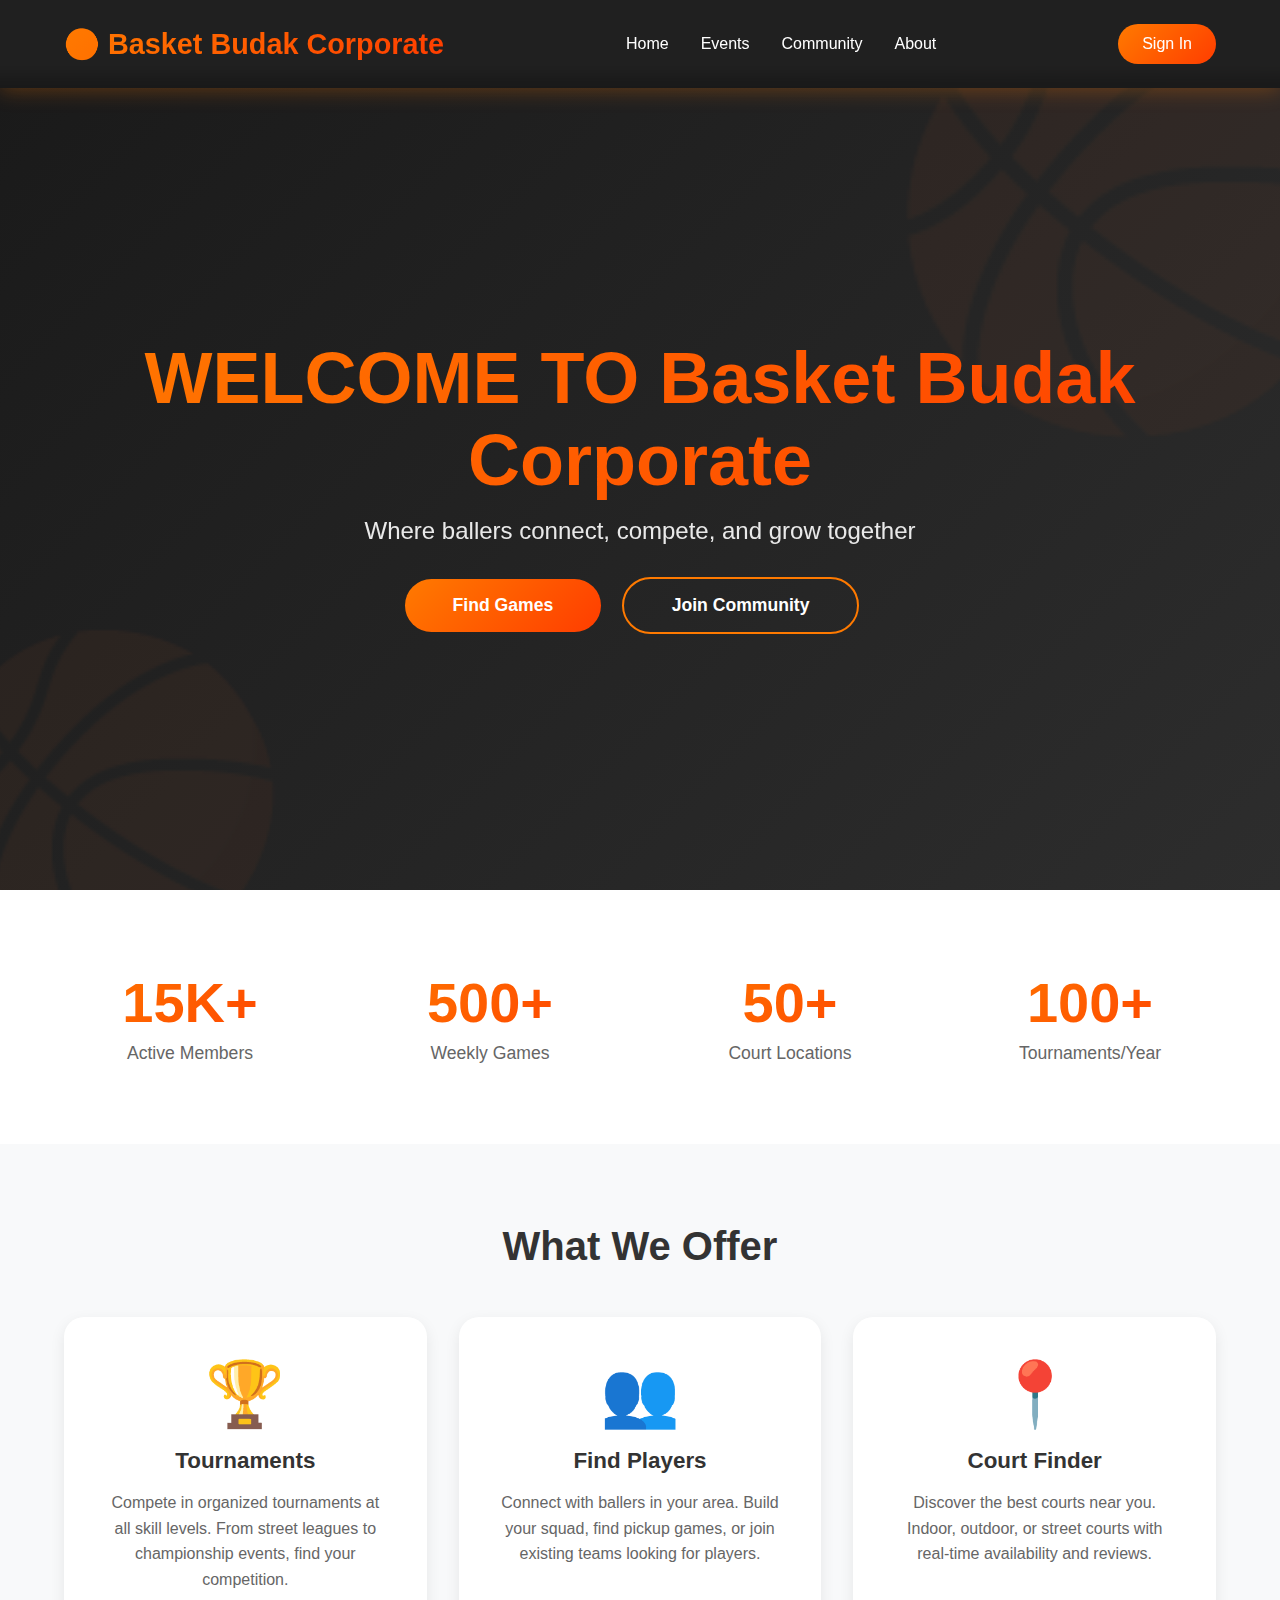
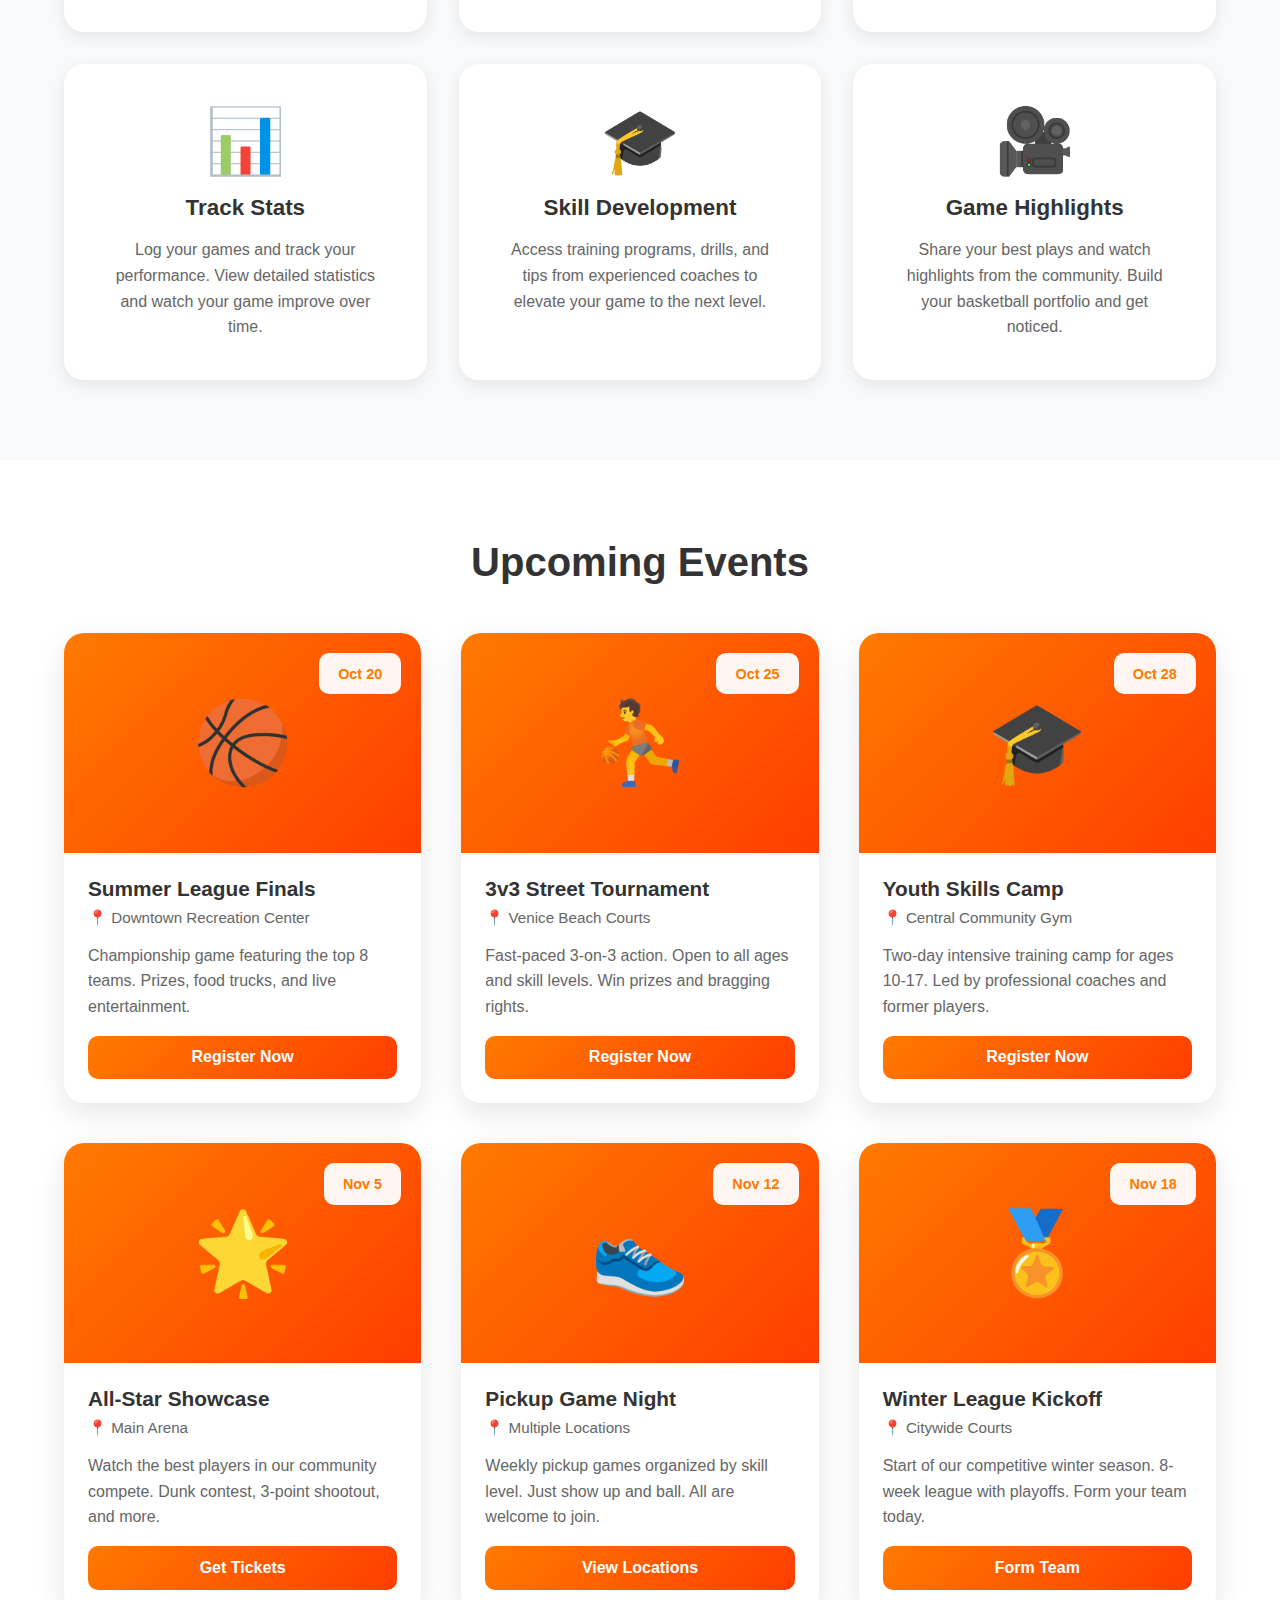
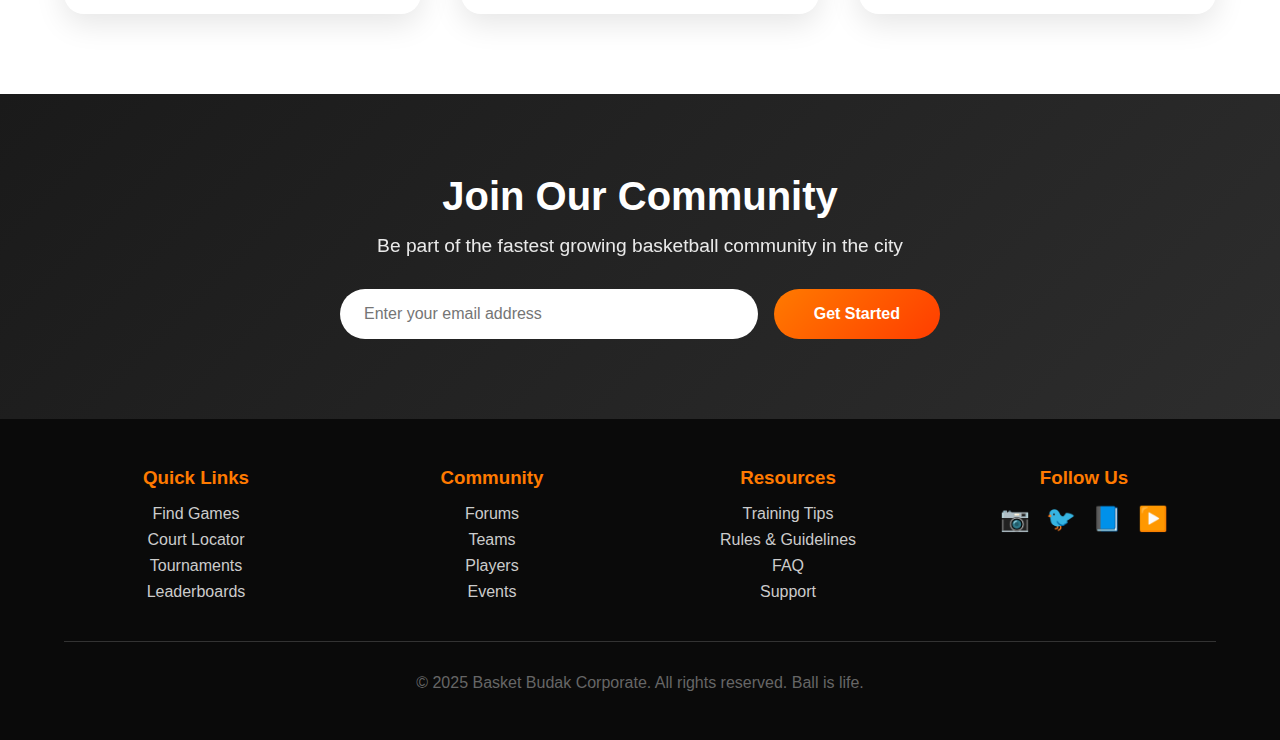
<file: index.html>
<!DOCTYPE html>
<html lang="en">
<head>
    <meta charset="UTF-8">
    <meta name="viewport" content="width=device-width, initial-scale=1.0">
    <title>Basket Budak Corporate - Basketball Community</title>
    <link rel="stylesheet" href="./index.css">
</head>
<body>
    <header>
        <nav>
            <div class="logo">🏀 Basket Budak Corporate</div>
            <ul class="nav-links">
                <li><a href="#home">Home</a></li>
                <li><a href="#events">Events</a></li>
                <li><a href="#community">Community</a></li>
                <li><a href="#about">About</a></li>
            </ul>
            <a href="./login.html" class="join-button">Sign In</a>
        </nav>
    </header>

    <section class="hero" id="home">
        <div class="hero-content">
            <h1>WELCOME TO Basket Budak Corporate</h1>
            <p>Where ballers connect, compete, and grow together</p>
            <a href="#events" class="cta-button">Find Games</a>
            <a href="#community" class="cta-button cta-secondary">Join Community</a>
        </div>
    </section>

    <section class="stats">
        <div class="stats-grid">
            <div class="stat-item">
                <div class="stat-number">15K+</div>
                <div class="stat-label">Active Members</div>
            </div>
            <div class="stat-item">
                <div class="stat-number">500+</div>
                <div class="stat-label">Weekly Games</div>
            </div>
            <div class="stat-item">
                <div class="stat-number">50+</div>
                <div class="stat-label">Court Locations</div>
            </div>
            <div class="stat-item">
                <div class="stat-number">100+</div>
                <div class="stat-label">Tournaments/Year</div>
            </div>
        </div>
    </section>

    <section class="features">
        <h2 class="section-title">What We Offer</h2>
        <div class="features-grid">
            <div class="feature-card">
                <div class="feature-icon">🏆</div>
                <h3>Tournaments</h3>
                <p>Compete in organized tournaments at all skill levels. From street leagues to championship events, find your competition.</p>
            </div>
            <div class="feature-card">
                <div class="feature-icon">👥</div>
                <h3>Find Players</h3>
                <p>Connect with ballers in your area. Build your squad, find pickup games, or join existing teams looking for players.</p>
            </div>
            <div class="feature-card">
                <div class="feature-icon">📍</div>
                <h3>Court Finder</h3>
                <p>Discover the best courts near you. Indoor, outdoor, or street courts with real-time availability and reviews.</p>
            </div>
            <div class="feature-card">
                <div class="feature-icon">📊</div>
                <h3>Track Stats</h3>
                <p>Log your games and track your performance. View detailed statistics and watch your game improve over time.</p>
            </div>
            <div class="feature-card">
                <div class="feature-icon">🎓</div>
                <h3>Skill Development</h3>
                <p>Access training programs, drills, and tips from experienced coaches to elevate your game to the next level.</p>
            </div>
            <div class="feature-card">
                <div class="feature-icon">🎥</div>
                <h3>Game Highlights</h3>
                <p>Share your best plays and watch highlights from the community. Build your basketball portfolio and get noticed.</p>
            </div>
        </div>
    </section>

    <section class="events" id="events">
        <h2 class="section-title">Upcoming Events</h2>
        <div class="events-grid">
            <div class="event-card">
                <div class="event-image">
                    🏀
                    <div class="event-date">Oct 20</div>
                </div>
                <div class="event-info">
                    <h3>Summer League Finals</h3>
                    <div class="event-location">📍 Downtown Recreation Center</div>
                    <p class="event-description">Championship game featuring the top 8 teams. Prizes, food trucks, and live entertainment.</p>
                    <button class="event-button">Register Now</button>
                </div>
            </div>
            <div class="event-card">
                <div class="event-image">
                    ⛹️
                    <div class="event-date">Oct 25</div>
                </div>
                <div class="event-info">
                    <h3>3v3 Street Tournament</h3>
                    <div class="event-location">📍 Venice Beach Courts</div>
                    <p class="event-description">Fast-paced 3-on-3 action. Open to all ages and skill levels. Win prizes and bragging rights.</p>
                    <button class="event-button">Register Now</button>
                </div>
            </div>
            <div class="event-card">
                <div class="event-image">
                    🎓
                    <div class="event-date">Oct 28</div>
                </div>
                <div class="event-info">
                    <h3>Youth Skills Camp</h3>
                    <div class="event-location">📍 Central Community Gym</div>
                    <p class="event-description">Two-day intensive training camp for ages 10-17. Led by professional coaches and former players.</p>
                    <button class="event-button">Register Now</button>
                </div>
            </div>
            <div class="event-card">
                <div class="event-image">
                    🌟
                    <div class="event-date">Nov 5</div>
                </div>
                <div class="event-info">
                    <h3>All-Star Showcase</h3>
                    <div class="event-location">📍 Main Arena</div>
                    <p class="event-description">Watch the best players in our community compete. Dunk contest, 3-point shootout, and more.</p>
                    <button class="event-button">Get Tickets</button>
                </div>
            </div>
            <div class="event-card">
                <div class="event-image">
                    👟
                    <div class="event-date">Nov 12</div>
                </div>
                <div class="event-info">
                    <h3>Pickup Game Night</h3>
                    <div class="event-location">📍 Multiple Locations</div>
                    <p class="event-description">Weekly pickup games organized by skill level. Just show up and ball. All are welcome to join.</p>
                    <button class="event-button">View Locations</button>
                </div>
            </div>
            <div class="event-card">
                <div class="event-image">
                    🏅
                    <div class="event-date">Nov 18</div>
                </div>
                <div class="event-info">
                    <h3>Winter League Kickoff</h3>
                    <div class="event-location">📍 Citywide Courts</div>
                    <p class="event-description">Start of our competitive winter season. 8-week league with playoffs. Form your team today.</p>
                    <button class="event-button">Form Team</button>
                </div>
            </div>
        </div>
    </section>

    <section class="community" id="community">
        <h2>Join Our Community</h2>
        <p>Be part of the fastest growing basketball community in the city</p>
        <form class="community-form">
            <input type="email" placeholder="Enter your email address" required>
            <button type="submit">Get Started</button>
        </form>
    </section>

    <footer>
        <div class="footer-content">
            <div class="footer-section">
                <h3>Quick Links</h3>
                <ul>
                    <li><a href="#">Find Games</a></li>
                    <li><a href="#">Court Locator</a></li>
                    <li><a href="#">Tournaments</a></li>
                    <li><a href="#">Leaderboards</a></li>
                </ul>
            </div>
            <div class="footer-section">
                <h3>Community</h3>
                <ul>
                    <li><a href="#">Forums</a></li>
                    <li><a href="#">Teams</a></li>
                    <li><a href="#">Players</a></li>
                    <li><a href="#">Events</a></li>
                </ul>
            </div>
            <div class="footer-section">
                <h3>Resources</h3>
                <ul>
                    <li><a href="#">Training Tips</a></li>
                    <li><a href="#">Rules & Guidelines</a></li>
                    <li><a href="#">FAQ</a></li>
                    <li><a href="#">Support</a></li>
                </ul>
            </div>
            <div class="footer-section">
                <h3>Follow Us</h3>
                <div class="social-icons">
                    <a href="#">📷</a>
                    <a href="#">🐦</a>
                    <a href="#">📘</a>
                    <a href="#">▶️</a>
                </div>
            </div>
        </div>
        <div class="copyright">
            <p>&copy; 2025 Basket Budak Corporate. All rights reserved. Ball is life.</p>
        </div>
    </footer>
</body>
</html>
</file>
<file: index.css>
* {
  margin: 0;
  padding: 0;
  box-sizing: border-box;
}

body {
  font-family: 'Segoe UI', Tahoma, Geneva, Verdana, sans-serif;
  color: #333;
  overflow-x: hidden;
}

/* Header */
header {
  position: fixed;
  width: 100%;
  top: 0;
  z-index: 1000;
  background: rgba(20, 20, 20, 0.95);
  backdrop-filter: blur(10px);
  box-shadow: 0 2px 20px rgba(255, 122, 0, 0.3);
  transition: all 0.3s ease;
}

nav {
  display: flex;
  justify-content: space-between;
  align-items: center;
  padding: 1.5rem 5%;
  max-width: 1400px;
  margin: 0 auto;
}

.logo {
  font-size: 1.8rem;
  font-weight: bold;
  background: linear-gradient(135deg, #ff7a00 0%, #ff3d00 100%);
  -webkit-background-clip: text;
  -webkit-text-fill-color: transparent;
  background-clip: text;
}

.nav-links {
  display: flex;
  gap: 2rem;
  list-style: none;
}

.nav-links a {
  text-decoration: none;
  color: #fff;
  font-weight: 500;
  transition: color 0.3s ease;
  position: relative;
}

.nav-links a::after {
  content: '';
  position: absolute;
  bottom: -5px;
  left: 0;
  width: 0;
  height: 2px;
  background: linear-gradient(135deg, #ff7a00 0%, #ff3d00 100%);
  transition: width 0.3s ease;
}

.nav-links a:hover::after {
  width: 100%;
}

.nav-links a:hover {
  color: #ff7a00;
}

.join-button {
  background: linear-gradient(135deg, #ff7a00 0%, #ff3d00 100%);
  color: white;
  padding: 0.7rem 1.5rem;
  border-radius: 25px;
  cursor: pointer;
  transition: transform 0.3s ease, box-shadow 0.3s ease;
  text-decoration: none;
}

.join-button:hover {
  transform: translateY(-2px);
  box-shadow: 0 5px 15px rgba(255, 122, 0, 0.4);
}

/* Hero Section */
.hero {
  margin-top: 80px;
  height: 90vh;
  background: linear-gradient(135deg, #1a1a1a 0%, #2d2d2d 100%);
  display: flex;
  align-items: center;
  justify-content: center;
  position: relative;
  overflow: hidden;
}

.hero::before {
  content: '🏀';
  position: absolute;
  font-size: 400px;
  top: -100px;
  right: -100px;
  opacity: 0.05;
  animation: spin 20s linear infinite;
}

.hero::after {
  content: '🏀';
  position: absolute;
  font-size: 300px;
  bottom: -80px;
  left: -80px;
  opacity: 0.05;
  animation: spin 15s linear infinite reverse;
}

@keyframes spin {
  from {
    transform: rotate(0deg);
  }

  to {
    transform: rotate(360deg);
  }
}

@keyframes float {

  0%,
  100% {
    transform: translateY(0) rotate(0deg);
  }

  50% {
    transform: translateY(-30px) rotate(10deg);
  }
}

.hero-content {
  text-align: center;
  color: white;
  z-index: 1;
  padding: 2rem;
}

.hero h1 {
  font-size: 4.5rem;
  margin-bottom: 1rem;
  animation: fadeInUp 1s ease;
  background: linear-gradient(135deg, #ff7a00 0%, #ff3d00 100%);
  -webkit-background-clip: text;
  -webkit-text-fill-color: transparent;
  background-clip: text;
}

.hero p {
  font-size: 1.5rem;
  margin-bottom: 2rem;
  opacity: 0.9;
  animation: fadeInUp 1s ease 0.2s backwards;
}

@keyframes fadeInUp {
  from {
    opacity: 0;
    transform: translateY(30px);
  }

  to {
    opacity: 1;
    transform: translateY(0);
  }
}

.cta-button {
  display: inline-block;
  padding: 1rem 3rem;
  background: linear-gradient(135deg, #ff7a00 0%, #ff3d00 100%);
  color: white;
  text-decoration: none;
  border-radius: 50px;
  font-weight: bold;
  font-size: 1.1rem;
  transition: all 0.3s ease;
  animation: fadeInUp 1s ease 0.4s backwards;
  margin-right: 1rem;
}

.cta-button:hover {
  transform: translateY(-5px);
  box-shadow: 0 10px 30px rgba(255, 122, 0, 0.5);
}

.cta-secondary {
  background: transparent;
  border: 2px solid #ff7a00;
}

/* Stats Section */
.stats {
  padding: 5rem 5%;
  background: #fff;
}

.stats-grid {
  display: grid;
  grid-template-columns: repeat(auto-fit, minmax(200px, 1fr));
  gap: 3rem;
  max-width: 1200px;
  margin: 0 auto;
  text-align: center;
}

.stat-item {
  animation: fadeInUp 1s ease;
}

.stat-number {
  font-size: 3.5rem;
  font-weight: bold;
  background: linear-gradient(135deg, #ff7a00 0%, #ff3d00 100%);
  -webkit-background-clip: text;
  -webkit-text-fill-color: transparent;
  background-clip: text;
  margin-bottom: 0.5rem;
}

.stat-label {
  color: #666;
  font-size: 1.1rem;
}

/* Features Section */
.features {
  padding: 5rem 5%;
  background: #f8f9fa;
}

.section-title {
  text-align: center;
  font-size: 2.5rem;
  margin-bottom: 3rem;
  color: #333;
}

.features-grid {
  display: grid;
  grid-template-columns: repeat(auto-fit, minmax(280px, 1fr));
  gap: 2rem;
  max-width: 1200px;
  margin: 0 auto;
}

.feature-card {
  background: white;
  padding: 2.5rem;
  border-radius: 20px;
  text-align: center;
  transition: all 0.3s ease;
  box-shadow: 0 5px 15px rgba(0, 0, 0, 0.08);
  position: relative;
  overflow: hidden;
}

.feature-card::before {
  content: '';
  position: absolute;
  top: 0;
  left: 0;
  width: 100%;
  height: 4px;
  background: linear-gradient(135deg, #ff7a00 0%, #ff3d00 100%);
  transform: scaleX(0);
  transition: transform 0.3s ease;
}

.feature-card:hover::before {
  transform: scaleX(1);
}

.feature-card:hover {
  transform: translateY(-10px);
  box-shadow: 0 15px 40px rgba(255, 122, 0, 0.2);
}

.feature-icon {
  font-size: 4rem;
  margin-bottom: 1rem;
}

.feature-card h3 {
  margin-bottom: 1rem;
  color: #333;
  font-size: 1.4rem;
}

.feature-card p {
  color: #666;
  line-height: 1.6;
}

/* Events Section */
.events {
  padding: 5rem 5%;
  max-width: 1400px;
  margin: 0 auto;
}

.events-grid {
  display: grid;
  grid-template-columns: repeat(auto-fit, minmax(320px, 1fr));
  gap: 2.5rem;
}

.event-card {
  background: white;
  border-radius: 20px;
  overflow: hidden;
  box-shadow: 0 10px 30px rgba(0, 0, 0, 0.1);
  transition: all 0.4s ease;
  cursor: pointer;
}

.event-card:hover {
  transform: translateY(-15px);
  box-shadow: 0 20px 50px rgba(255, 122, 0, 0.3);
}

.event-image {
  width: 100%;
  height: 220px;
  background: linear-gradient(135deg, #ff7a00 0%, #ff3d00 100%);
  display: flex;
  align-items: center;
  justify-content: center;
  font-size: 5rem;
  color: white;
  position: relative;
  overflow: hidden;
}

.event-date {
  position: absolute;
  top: 20px;
  right: 20px;
  background: rgba(255, 255, 255, 0.95);
  padding: 0.8rem 1.2rem;
  border-radius: 10px;
  font-weight: bold;
  color: #ff7a00;
  font-size: 0.9rem;
}

.event-card:hover .event-image {
  transform: scale(1.1);
}

.event-info {
  padding: 1.5rem;
}

.event-info h3 {
  margin-bottom: 0.5rem;
  color: #333;
  font-size: 1.3rem;
}

.event-location {
  color: #666;
  margin-bottom: 1rem;
  font-size: 0.95rem;
}

.event-description {
  color: #666;
  margin-bottom: 1rem;
  line-height: 1.6;
}

.event-button {
  width: 100%;
  padding: 0.8rem;
  background: linear-gradient(135deg, #ff7a00 0%, #ff3d00 100%);
  color: white;
  border: none;
  border-radius: 10px;
  font-size: 1rem;
  font-weight: bold;
  cursor: pointer;
  transition: all 0.3s ease;
}

.event-button:hover {
  transform: translateY(-2px);
  box-shadow: 0 5px 15px rgba(255, 122, 0, 0.4);
}

/* Community Section */
.community {
  padding: 5rem 5%;
  background: linear-gradient(135deg, #1a1a1a 0%, #2d2d2d 100%);
  color: white;
  text-align: center;
}

.community h2 {
  font-size: 2.5rem;
  margin-bottom: 1rem;
}

.community p {
  font-size: 1.2rem;
  margin-bottom: 2rem;
  opacity: 0.9;
}

.community-form {
  max-width: 600px;
  margin: 0 auto;
  display: flex;
  gap: 1rem;
  flex-wrap: wrap;
  justify-content: center;
}

.community-form input {
  flex: 1;
  min-width: 250px;
  padding: 1rem 1.5rem;
  border: none;
  border-radius: 50px;
  font-size: 1rem;
}

.community-form button {
  padding: 1rem 2.5rem;
  background: linear-gradient(135deg, #ff7a00 0%, #ff3d00 100%);
  color: white;
  border: none;
  border-radius: 50px;
  font-weight: bold;
  font-size: 1rem;
  cursor: pointer;
  transition: all 0.3s ease;
}

.community-form button:hover {
  transform: translateY(-3px);
  box-shadow: 0 10px 30px rgba(255, 122, 0, 0.5);
}

/* Footer */
footer {
  background: #0a0a0a;
  color: white;
  padding: 3rem 5%;
  text-align: center;
}

.footer-content {
  max-width: 1200px;
  margin: 0 auto;
  display: grid;
  grid-template-columns: repeat(auto-fit, minmax(200px, 1fr));
  gap: 2rem;
  margin-bottom: 2rem;
}

.footer-section h3 {
  margin-bottom: 1rem;
  color: #ff7a00;
}

.footer-section ul {
  list-style: none;
}

.footer-section ul li {
  margin-bottom: 0.5rem;
}

.footer-section a {
  color: #ccc;
  text-decoration: none;
  transition: color 0.3s ease;
}

.footer-section a:hover {
  color: #ff7a00;
}

.social-icons {
  display: flex;
  gap: 1rem;
  justify-content: center;
  font-size: 1.5rem;
  margin-top: 1rem;
}

.social-icons a {
  color: #ccc;
  transition: all 0.3s ease;
}

.social-icons a:hover {
  color: #ff7a00;
  transform: translateY(-3px);
}

.copyright {
  padding-top: 2rem;
  border-top: 1px solid #333;
  color: #666;
}

@media (max-width: 768px) {
  .hero h1 {
    font-size: 2.5rem;
  }

  .hero p {
    font-size: 1.2rem;
  }

  .nav-links {
    display: none;
  }

  .community-form {
    flex-direction: column;
  }

  .community-form input {
    width: 100%;
  }

  .cta-button {
    margin-bottom: 1rem;
  }
}
</file>
